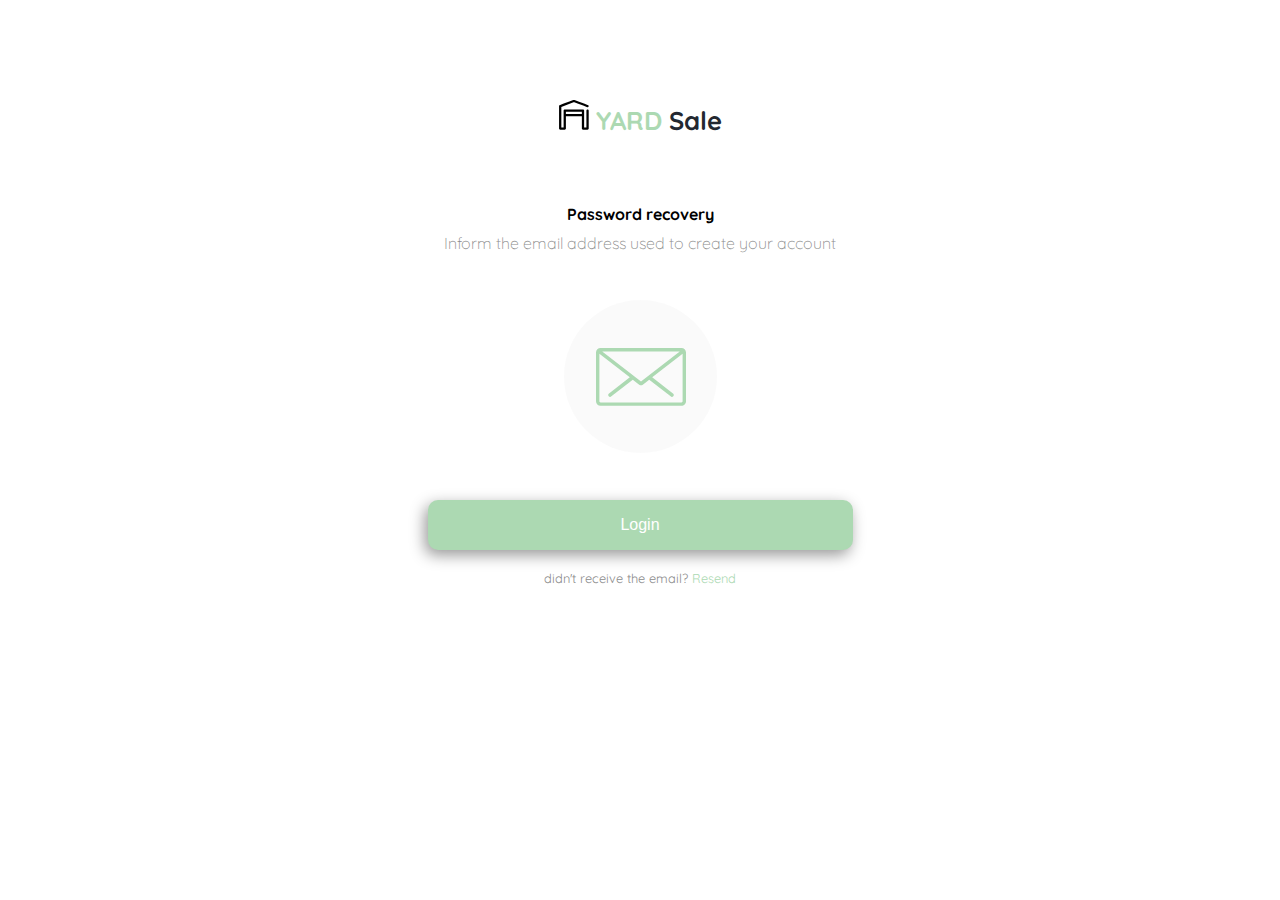
<file: E-commerce/email-send/index.html>
<!DOCTYPE html>
<html lang="en">
<head>
    <meta charset="UTF-8">
    <meta http-equiv="X-UA-Compatible" content="IE=edge">
    <meta name="viewport" content="width=device-width, initial-scale=1.0">
    <link rel="stylesheet" href="style.css">
    <link rel="preconnect" href="https://fonts.googleapis.com">
    <link rel="preconnect" href="https://fonts.gstatic.com" crossorigin>
    <link href="https://fonts.googleapis.com/css2?family=Quicksand:wght@300;500;700&display=swap" rel="stylesheet">
    <title>Document</title>
</head>
<body>
    <header class="title-container">
        <h1 class="title"><span class="icon"></span> <span class="title-decoration">YARD</span> Sale</h1>
    </header>
     <div class="text-container">
         <h2>Password recovery</h2>
         <p>Inform the email address used to create your account</p>
      </div>
      <section class="img-container">
         <img src="../assets/icons/send.svg" alt="">
      </section>
      <section class="button-container">
        <button type="submit"><a href="../index/index.html">Login</a></button>
      </section>
      <section class="resend-container">
          <p>didn't receive the email? <a href="#">Resend</a></p>
      </section>
</body>
</html>
</file>
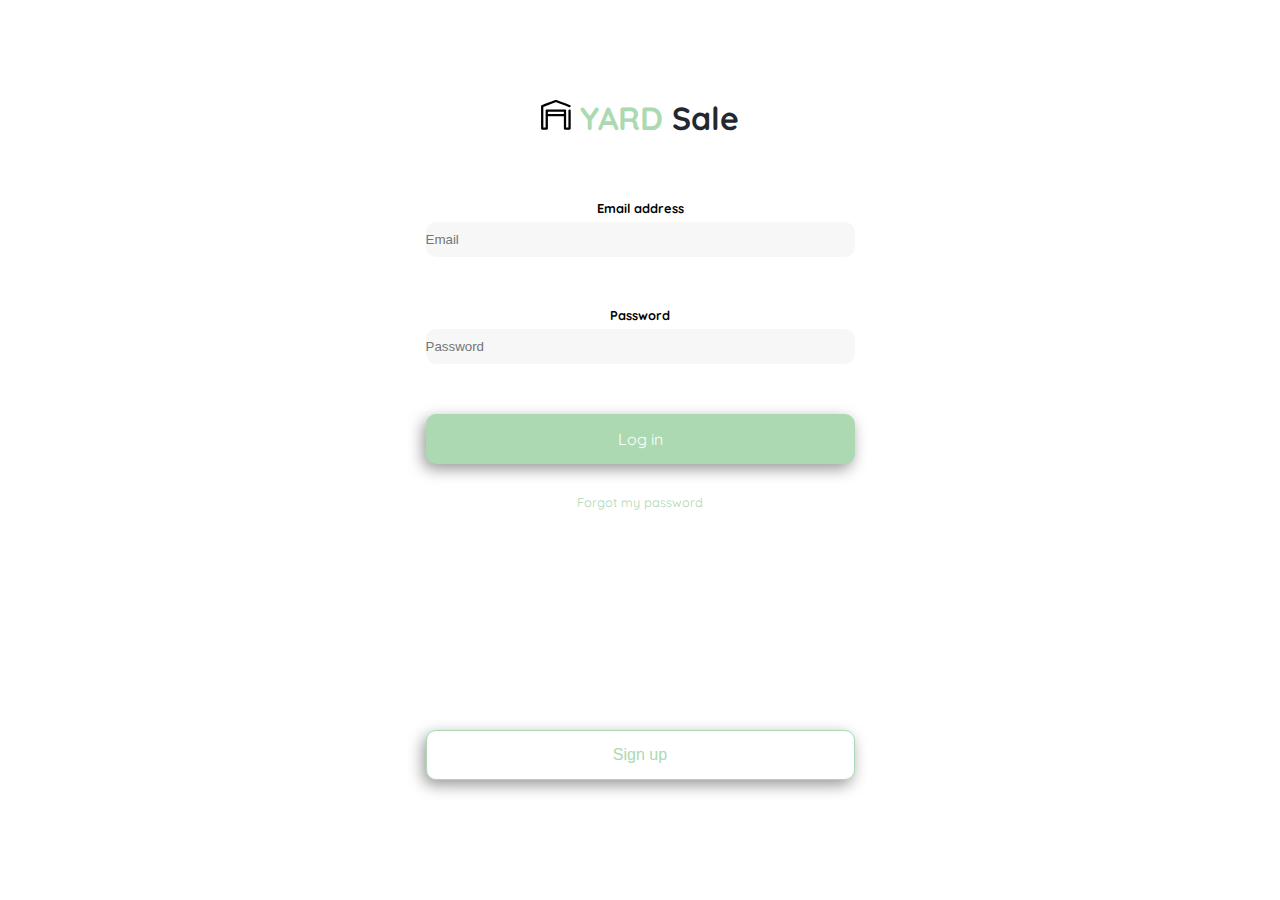
<file: E-commerce/index/index.html>
<!DOCTYPE html>
<html lang="en">
<head>
    <meta charset="UTF-8">
    <meta http-equiv="X-UA-Compatible" content="IE=edge">
    <meta name="viewport" content="width=device-width, initial-scale=1.0">
    <link rel="stylesheet" href="style.css">
    <link rel="preconnect" href="https://fonts.googleapis.com">
<link rel="preconnect" href="https://fonts.gstatic.com" crossorigin>
<link href="https://fonts.googleapis.com/css2?family=Quicksand:wght@300;500;700&display=swap" rel="stylesheet">
    <title>Document</title>
</head>
<body>
   <header class="title-container">
       <h1 class="title"><span class="icon"></span> <span class="title-decoration">YARD</span> Sale</h1>
   </header> 
   <section class="login-container">
     <form action="login" >
         <span class="text-input">Email address</span>
            <input class="login-input" type="email" name="email" id="email" placeholder="Email">
         <span class="text-input">Password</span>
             <input class="login-input" type="password" name="Password" id="Password" placeholder="Password">
             <span class="crash"></span>
             <div class="button-container">
             <a href="../principal-menu/index.html">Log in</a>
            </div>
     </form>
     <div class="forgot-container">
        <a href="../recovery/recovery.html">Forgot my password</a>
     </div>
   </section>
   <div class="sign-up-button">
     <button><a href="../sign-up/index.html">Sign up</a></button>
   </div>
</body>
</html>
</file>
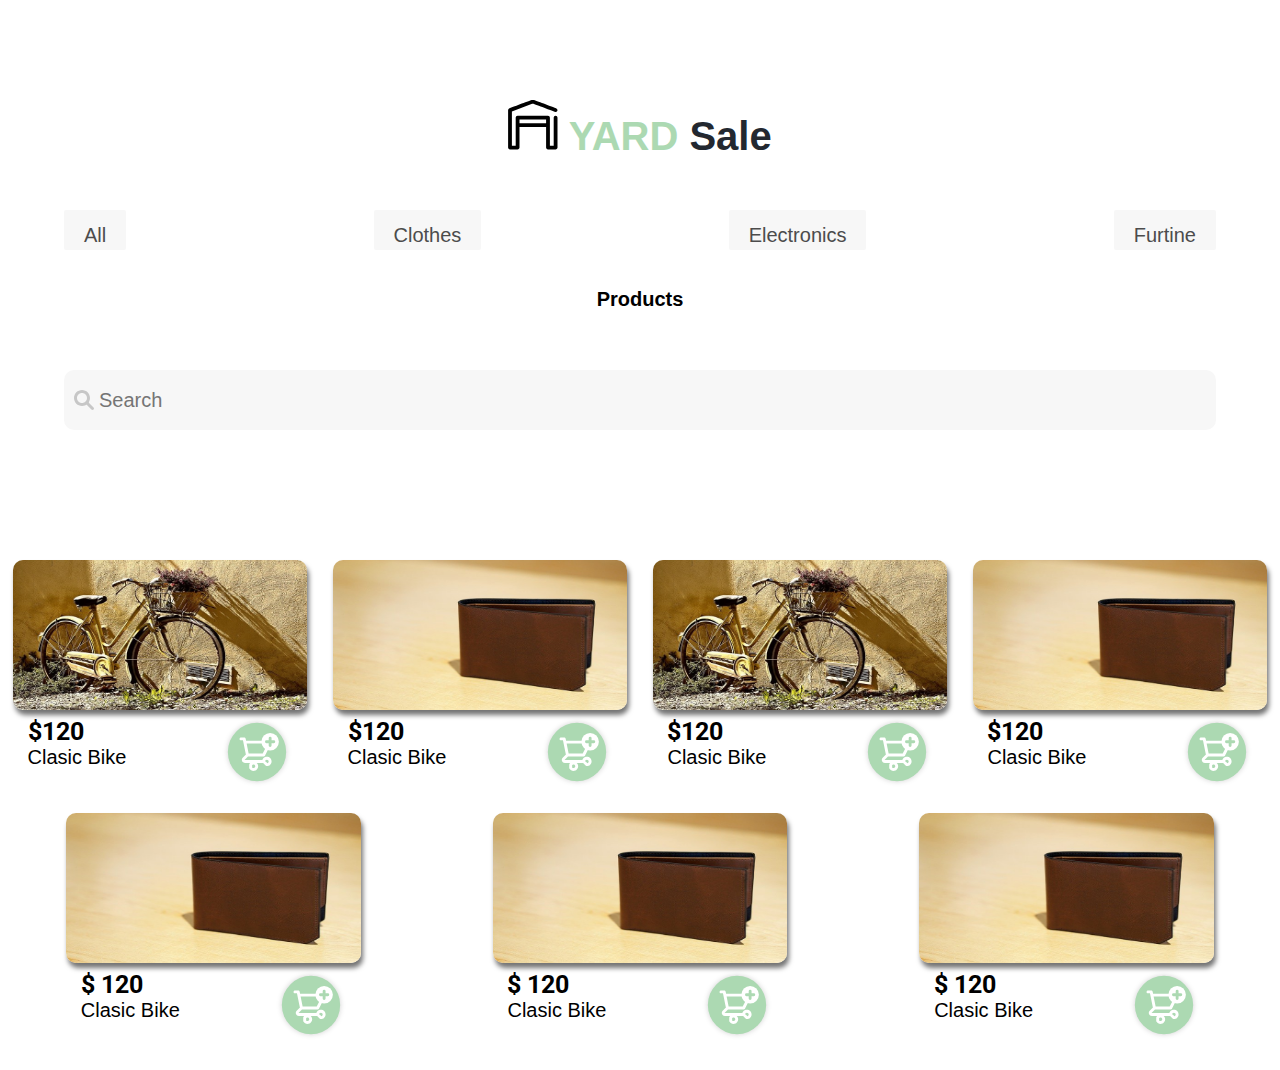
<file: E-commerce/principal-menu/index.html>
<!DOCTYPE html>
<html lang="en">
<head>
    <meta charset="UTF-8">
    <meta http-equiv="X-UA-Compatible" content="IE=edge">
    <meta name="viewport" content="width=device-width, initial-scale=1.0">
    <link rel="stylesheet" href="style.css">
    <link rel="preconnect" href="https://fonts.googleapis.com">
    <link rel="preconnect" href="https://fonts.gstatic.com" crossorigin>
    <link href="https://fonts.googleapis.com/css2?family=Roboto:wght@300;500;700&display=swap" rel="stylesheet">
    <title>Document</title>
</head>
<body>
    <header class="title-container">
        <h1 class="title"><span class="icon"></span> <span class="title-decoration">YARD</span> Sale</h1>
    </header>
        <nav class="main-nav-container">
            <ul class="nav-container">
                <li class="nav-item">All</li>
                <li class="nav-item">Clothes</li>
                <li class="nav-item">Electronics</li>
                <li class="nav-item">Furtine</li>
            </ul>
        </nav>
        <div class="title-section">
            <h2>Products</h2>
        </div>
            <div class="search-input--container">
             <div class="search-input">
                 <button type="submit"></button>
                 <input type="text" placeholder="Search">
               </div>
            </div>
    <section class="main-card-container">
         <article class="card-container">
             <div class="main-card">
                  <img src="../assets/imgs/bike-ge320873dc_640.jpg" alt="Bicicleta usada tipo clasic">
                  <div class="card-text">
                    <div>
                    <h2>$120</h2>
                    <p>Clasic Bike</p>
                   </div>
                    <span><a href="../email-send/"></a></span>
                </div> 
                </div>
         </article>
         <article class="card-container">
            <div class="main-card">
                <img src="../assets/imgs/wallet-g1116131b1_640.jpg" alt="Bicicleta usada tipo clasic">
                <div class="card-text">
                  <div>
                     <h2>$120</h2>
                     <p>Clasic Bike</p>
                   </div>
                     <span><a href="../email-send/"></a></span>
                 </div> 
             </div>
        </article>
        <article class="card-container">
            <div class="main-card">
                <img src="../assets/imgs/bike-ge320873dc_640.jpg" alt="Bicicleta usada tipo clasic">
                <div class="card-text">
                    <div>
                    <h2>$120</h2>
                    <p>Clasic Bike</p>
                   </div>
                    <span><a href="../email-send/"></a></span>
                </div>
                <span><a href="../email-send/"></a></span>
            </div> 
            </div>
        </article>
        <article class="card-container">
            <div class="main-card">
                <img src="../assets/imgs/wallet-g1116131b1_640.jpg" alt="Bicicleta usada tipo clasic">
               <div class="card-text">
                   <div>
                   <h2>$120</h2>
                   <p>Clasic Bike</p>
                  </div>
                   <span><a href="../email-send/"></a></span>
               </div> 
            </div>
        </article>
        <article class="card-container">
            <div class="main-card">
                <img src="../assets/imgs/wallet-g1116131b1_640.jpg" alt="Bicicleta usada tipo clasic">
               <div class="card-text">
                   <div>
                   <h2>$ 120</h2>
                   <p>Clasic Bike</p>
                  </div>
                   <span><a href="../email-send/"></a></span>
               </div> 
            </div>
        </article>
        <article class="card-container">
            <div class="main-card">
                <img src="../assets/imgs/wallet-g1116131b1_640.jpg" alt="Bicicleta usada tipo clasic">
               <div class="card-text">
                   <div>
                   <h2>$ 120</h2>
                   <p>Clasic Bike</p>
                  </div>
                   <span><a href="../email-send/"></a></span>
               </div> 
            </div>
        </article>
        <article class="card-container">
            <div class="main-card">
                <img src="../assets/imgs/wallet-g1116131b1_640.jpg" alt="Bicicleta usada tipo clasic">
               <div class="card-text">
                   <div>
                   <h2>$ 120</h2>
                   <p>Clasic Bike</p>
                  </div>
                   <span><a href="../email-send/"></a></span>
               </div> 
            </div>
        </article>
    </section>
</body>
</html>
</file>
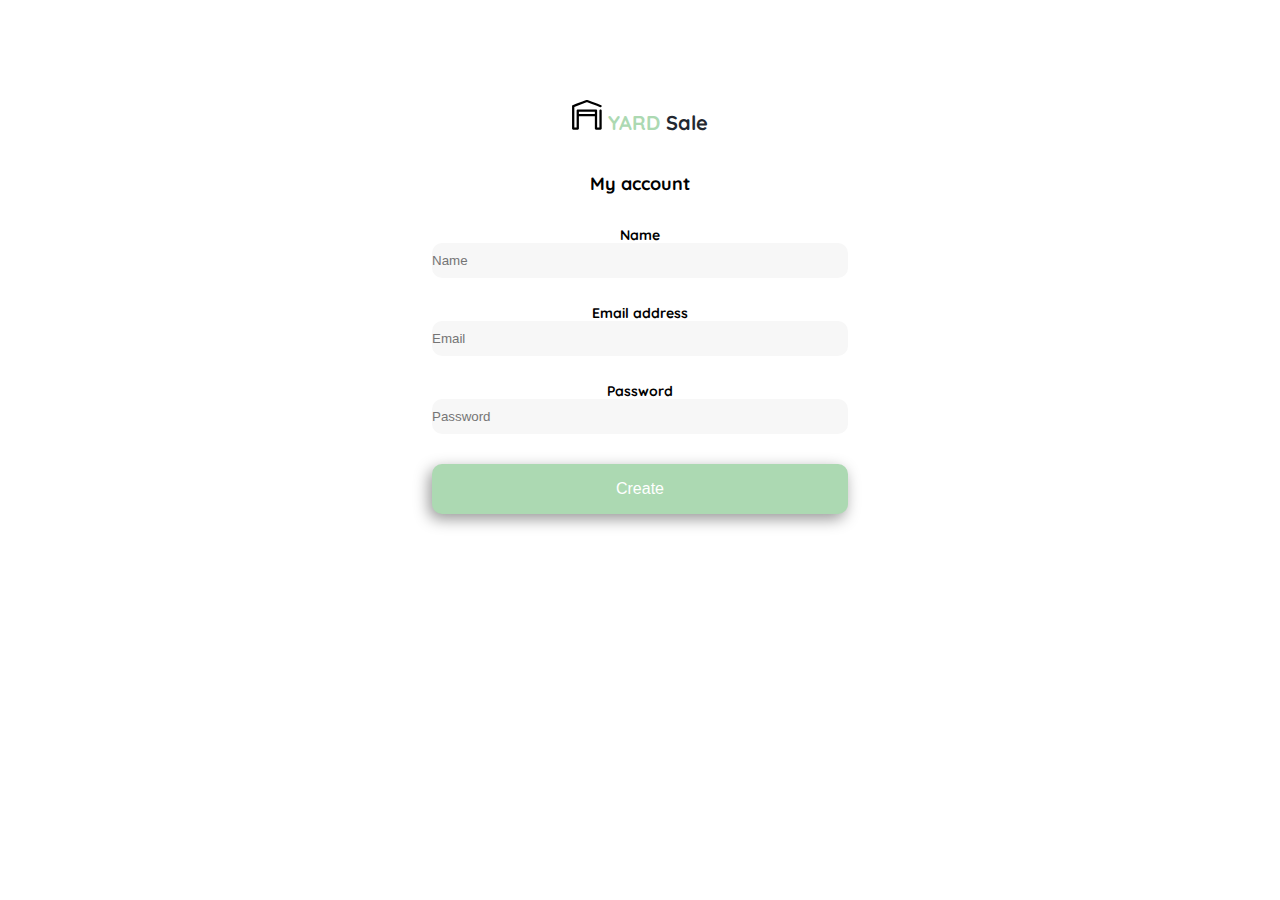
<file: E-commerce/sign-up/index.html>
<!DOCTYPE html>
<html lang="en">
<head>
    <meta charset="UTF-8">
    <meta http-equiv="X-UA-Compatible" content="IE=edge">
    <meta name="viewport" content="width=device-width, initial-scale=1.0">
    <link rel="stylesheet" href="style.css">
    <link rel="preconnect" href="https://fonts.googleapis.com">
    <link rel="preconnect" href="https://fonts.gstatic.com" crossorigin>
    <link href="https://fonts.googleapis.com/css2?family=Quicksand:wght@300;500;700&display=swap" rel="stylesheet">
    <title>Document</title>
</head>
<body>
    <header class="title-container">
            <h1 class="title"><span class="icon"></span> <span class="title-decoration">YARD</span> Sale</h1>
            <div>
            <h2>My account</h2>
           </div>
    </header>
    <section class="form">
        <form action="login" >
            <span class="text-input">Name</span>
               <input class="login-input" type="text" name="text" id="Name" placeholder="Name">
            <span class="text-input">Email address</span>
               <input class="login-input" type="email" name="email" id="email" placeholder="Email">
            <span class="text-input">Password</span>
                <input class="login-input" type="password" name="Password" id="Password" placeholder="Password">
                <span class="crash"></span>
                <button type="submit"><a href="../index/index.html">Create</a></button>
        </form>
      </section>
</body>
</html>
</file>
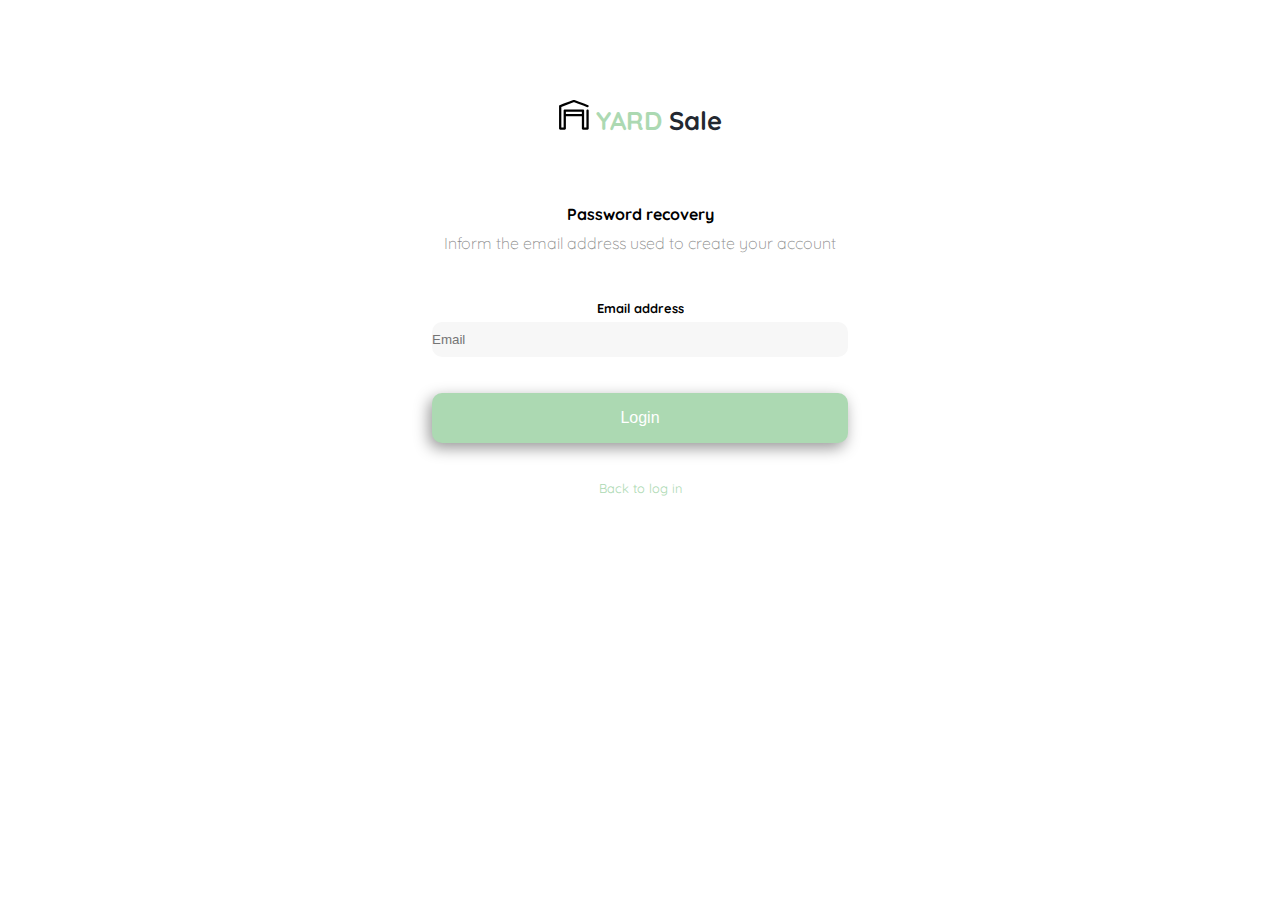
<file: E-commerce/recovery/recovery.html>
<!DOCTYPE html>
<html lang="en">
<head>
    <meta charset="UTF-8">
    <meta http-equiv="X-UA-Compatible" content="IE=edge">
    <meta name="viewport" content="width=device-width, initial-scale=1.0">
    <link rel="stylesheet" href="style.css">
    <link rel="preconnect" href="https://fonts.googleapis.com">
    <link rel="preconnect" href="https://fonts.gstatic.com" crossorigin>
    <link href="https://fonts.googleapis.com/css2?family=Quicksand:wght@300;500;700&display=swap" rel="stylesheet">
    <title>Document</title>
</head>
<body>
    <header class="title-container">
        <h1 class="title"><span class="icon"></span> <span class="title-decoration">YARD</span> Sale</h1>
    </header>
     <div class="text-container">
         <h2>Password recovery</h2>
         <p>Inform the email address used to create your account</p>
      </div>
      <section class="form">
          <form action="">
             <span>Email address</span>
             <input class="input-email" type="email" name="email" id="email" placeholder="Email">
             <span class="crash"></span>
              <button type="submit"><a href="../email-send/index.html">Login</a></button>
            </form>
        </section>

    <div class="back">
        <a href="../index/index.html">Back to log in</a>
    </div>
</body>
</html>
</file>
<file: E-commerce/email-send/style.css>
*{  box-sizing: border-box;
    margin: 0; 
    padding: 0;
}
:root{
   --green: #ACD9B2;
   --soft-grey: #c7c7c7;
   --input-white: #f7f7f7;
   --dark:#232830;
}
body{
    font-size: 62.5%;
    font-family: 'Quicksand', sans-serif;
}
.title-container{
    width: 100%;
    height: 100px;
    min-width: 288px;
    text-align: center;
    margin-top: 100px;
}
.title-container{
    width: 100%;
    height: 100px;
    min-width: 288px;
    text-align: center;
    margin-top: 100px;
}
.title-container .icon{
    display: inline-block;
    height: 30px;
    width: 30px;
    background-image: url("../assets/icons/Shape.svg");
    background-position: center;
    background-repeat: no-repeat;
    background-size: cover;
}
.title-container .title-decoration{
  font-size: 1.6rem;
  font-weight: bold;
  line-height: 1.8rem;
  color: var(--green);
}
.title-container .title{
  font-size: 1.6rem;
  font-weight: bold;
  line-height: 1.8rem;
  color: var(--dark);
}
.text-container{
    width: 100%;
    height: 50px;
    min-width: 280px;
    text-align: center;
    margin-bottom: 50px;
}
.text-container h2{
    font-size: 1rem;
    font-weight: 700;
    line-height: 1.8rem;
    margin-bottom: 5px;
}
.text-container p{
    width: 90%;
    margin: 0 auto;
    font-size: 1rem;
    font-weight: 300;
    line-height: 1.2rem;
    color: #8b8b8b;
}
.img-container{
    width: 100%;
    height: 200px;
    text-align: center;
}
.button-container{
    width: 100%;
    height: 60px;
    text-align: center;
    margin-bottom: 10px;
}
.button-container button{
    width: 90%;
    height: 50px;
    max-width: 425px;
    font-size: 1rem;
    border: none;
    border-radius: 10px;
    box-shadow: -3px 5px 15px 0px rgba(0,0,0,0.41);
    -webkit-box-shadow: -3px 5px 15px 0px rgba(0,0,0,0.41);
    -moz-box-shadow: -3px 5px 15px 0px rgba(0,0,0,0.41);
    background-color: var(--green);
}
section button a{
    text-decoration: none;
    color: white;
}
.resend-container{
    width: 100%;
    height: 30px;
    text-align: center;
}
.resend-container p{
    font-size: 0.8rem;
    color: #8b8b8b;
}
.resend-container p a{
    text-decoration: none;
    color: var(--green);
}
</file>
<file: E-commerce/index/style.css>
*{
    box-sizing: border-box;
    margin: 0; 
    padding: 0;
}
:root{
   --green: #ACD9B2;
   --soft-grey: #c7c7c7;
   --input-white: #f7f7f7;
   --dark:#232830;
}
body{
    font-size: 62.5%;
    font-family: 'Quicksand', sans-serif;
}
.title-container{
    width: 100%;
    height: 100px;
    min-width: 288px;
    text-align: center;
    margin-top: 100px;
}
.title-container .icon{
    display: inline-block;
    height: 30px;
    width: 30px;
    background-image: url("../assets/icons/Shape.svg");
    background-position: center;
    background-repeat: no-repeat;
    background-size: cover;
}
.title-container .title-decoration{
  font-size: 2rem;
  font-weight: bold;
  line-height: 1.8rem;
  color: var(--green);
}
.title-container .title{
  font-size: 2rem;
  font-weight: bold;
  line-height: 1.8rem;
  color: var(--dark);
}
.login-container{
    width: 100%;
    height: 500px;
    min-width: 288px;
    text-align: center;
}
form{
    width: 90%;
    max-width: 429px;
    text-align: center;
    margin: 0 auto;
}
.text-input{
    display: block;
    font-size: 0.8rem;
    font-weight: bold;
    line-height: 1rem;
    margin-bottom: 6px;
}
form .login-input{
    width: 100%;
    height: 35px;
    max-width: 527px;
    border: none;
    border-radius: 10px;
    background-color: var(--input-white);
    margin-bottom: 50px;
    color: #797979;
    line-height: 20px;
}
.button-container{
    width: 100%;
    max-width: 527px;
    height: 50px;
    border-radius: 10px;
    display: flex;
    justify-content: center;
    align-items: center;
    box-shadow: -3px 5px 15px 0px rgba(0,0,0,0.41);
    -webkit-box-shadow: -3px 5px 15px 0px rgba(0,0,0,0.41);
    -moz-box-shadow: -3px 5px 15px 0px rgba(0,0,0,0.41);
    background-color: var(--green);
}
form a{
    display: inline-block;
    font-size: 1rem; 
    color: white;
    text-decoration: none;
}
.forgot-container{
    width: 100%;
    height: 20px;
    margin-top: 30px;
    text-align: center;
}
.forgot-container a{
    margin: 0 auto;
    font-size: 0.8rem;
    text-decoration: none;
    color: var(--green);
}
.sign-up-button{
    width: 100%;
    height: 100px;
    text-align: center;
}
.crash{
    display: block;
}
.sign-up-button button{
    width: 90%;
    max-width: 429px;
    height: 50px;
    margin: 30px 0 auto;
    border-radius: 10px;
    font-size: 1rem;
    box-shadow: -3px 5px 15px 0px rgba(0,0,0,0.41);
    -webkit-box-shadow: -3px 5px 15px 0px rgba(0,0,0,0.41);
    -moz-box-shadow: -3px 5px 15px 0px rgba(0,0,0,0.41);
    background-color: white;
    border: 1px solid var(--green) ;

    
}
.sign-up-button a{
    text-decoration: none;
    color: var(--green);

}
</file>
<file: E-commerce/principal-menu/style.css>
*{
    box-sizing: border-box;
    margin: 0;
    padding: 0;
}
html{
    font-size: 62.5%;
    font-family: 'Quicksand', sans-serif;
}
:root{
    --green: #ACD9B2;
    --soft-grey: #c7c7c7;
    --input-white: #f7f7f7;
    --dark:#232830;
 }
 .title-container{
    width: 100%;
    height: 100px;
    min-width: 288px;
    max-width: 432px;
    margin: 0 auto;
    text-align: center;
    margin-top: 100px;
}
.title-container .icon{
    display: inline-block;
    height: 30px;
    width: 30px;
    background-image: url("../assets/icons/Shape.svg");
    background-position: center;
    background-repeat: no-repeat;
    background-size: cover;
}
.title-container .title-decoration{
  font-size: 2rem;
  font-weight: bold;
  line-height: 1.8rem;
  color: var(--green);
}
.title-container .title{
  font-size: 2rem;
  font-weight: bold;
  line-height: 1.8rem;
  color: var(--dark);
}
.title-section{
    width: 100%;
    height: 50px;
    margin-top: 20px;
    text-align: center;
    align-items: center;
}
.title-section h2{
    vertical-align: center;
    font-size: 1.8rem;
    font-weight: bold;
    line-height: 1.8rem;
}
.main-nav-container{
    width: 100%;
    height: 60px;
}
.nav-container{
    width: 90%;
    min-width: 280px;
    height: 50px;
    margin: 0 auto;
    margin-top: 10px;
    display: flex;
    flex-wrap: wrap;
    justify-content: space-between;
    list-style: none;
}
.nav-container li{
    height: 20px;
    font-size: 1rem;
    font-weight: 300;
    line-height: 1rem;
    padding: 5px;
    border-radius: 2px;
    background-color: #f7f7f7;
    color: #4c4c4c;

}
 .search-input--container{
    width: 100%;
    height: 40px;
    margin: 0 auto;
    margin-top: 30px;  
}
.search-input{
    width: 90%;
    height: 35px;
    margin: 0 auto;
    display: flex;
    align-items: center;
    border-radius: 10px;
    background-color: #f7f7f7;
    
}
.search-input button{
    display: inline-block;
    width: 20px;
    height: 20px;
    margin-left: 10px;
    margin-right: 5px;
    border: none;
    background-color: #f7f7f7;
    background-image: url(../assets/icons/Search.svg);
    background-position: center;
    background-repeat: no-repeat;
    background-size: cover;
}
.search-input input{
    width: 80%;
    height: 32px;
    border: none;
    outline: none;
    background-color: #f7f7f7;
}

.main-card-container{
    width: 100%;
    height: auto;
    margin-top: 90px;
    display: flex;
    flex-wrap: wrap;
}

.card-container{
    width: 45%;
    margin: 0 auto;
    height: 253px;

}
.card-container img{
    width: 100%;
    height: 150px;
    margin-bottom: 5px;
    border-radius: 10px;
    box-shadow: 2px 5px 5px 0px rgba(0,0,0,0.55);
    -webkit-box-shadow: 2px 5px 5px 0px rgba(0,0,0,0.55);
    -moz-box-shadow: 2px 5px 5px 0px rgba(0,0,0,0.55);;
}
.card-container .main-card .card-text{
    width: 90%;
    margin: 0 auto;
    height: 70px;
    display: flex;
    flex-direction: row ;
}
.card-text div{
    width: 50%;
    display: flex;
    flex-direction: column;
    justify-content: flex-start;
}
.card-text div h2{
    font-size: 1.8rem;
    font-family: 'Roboto', sans-serif;
}
.card-text span{
    width: 50%;
    display: flex;
    justify-content: flex-end;
    align-items:flex-start;
}
.card-text span a{
    display: inline-block;
    width: 40px;
    height: 40px;
    background-image: url(../assets/icons/bt_add_to_cart.svg);
    background-size: cover;
    background-repeat: no-repeat;
    background-position: center;
}

@media (min-width: 700px){
    .title-container .icon{
        display: inline-block;
        height: 50px;
        width: 50px;
        background-image: url("../assets/icons/Shape.svg");
        background-position: center;
        background-repeat: no-repeat;
        background-size: cover;
    }
    .title-container .title-decoration{
      font-size: 4rem;
      font-weight: bold;
      line-height: 1.8rem;
      color: var(--green);
    }
    .title-container .title{
      font-size: 4rem;
      font-weight: bold;
      line-height: 1.8rem;
      color: var(--dark);
    }
    .search-input--container{
        width: 100%;
        height: 100px;
        margin: 0 auto;
        margin-top: 30px;  
    }
    .search-input{
        width: 90%;
        height: 60px;
        margin: 0 auto;
        display: flex;
        align-items: center;
        border-radius: 10px;
        background-color: #f7f7f7;
  
    }
    .search-input input{
        width: 80%;
        height: 55px;
        font-size: 2rem;
        border: none;
        outline: none;
        background-color: #f7f7f7;
    }
    .nav-container li{
        height: 20px;
        font-size: 2rem;
        font-weight: 300;
        line-height: 1rem;
        padding: 20px;
        border-radius: 2px;
        background-color: #f7f7f7;
        color: #4c4c4c;
    }
    .title-section h2{
        font-size: 2rem;
        font-weight: bold;
        line-height: 1.8rem;
    }
    .card-container{
        width: 30%;
        margin: 0 auto;
        height: 253px;
    }
    .card-container .main-card .card-text{
        width: 90%;
        margin: 0 auto;
        height: 100px;
        display: flex;
        flex-direction: row ;
    }
    .card-text div{
        width: 50%;
        display: flex;
        flex-direction: column;
        justify-content: flex-start;
    }
    .card-text div h2{
        font-size: 2.5rem;
        font-family: 'Roboto', sans-serif;
    }
    .card-text div p{
        font-size: 2rem;
    }
    .card-text span{
        width: 50%;
        display: flex;
        justify-content: flex-end;
        align-items:flex-start;
    }
    .card-text span a{
        display: inline-block;
        width: 70px;
        height: 70px;
        background-image: url(../assets/icons/bt_add_to_cart.svg);
        background-size: cover;
        background-repeat: no-repeat;
        background-position: center;
    }
}
@media (min-width: 1200px){
    .card-container{
        width: 23%;
        margin: 0 auto;
        height: 253px;
    }
}@media (min-width: 1348px){
    .card-container{
        width: 18%;
        margin: 0 auto;
        height: 253px;
    }
}
</file>
<file: E-commerce/sign-up/style.css>
*{
    box-sizing: border-box;
    margin: 0;
    padding: 0;
}
html{
    font-size: 62.5%;
    font-family: 'Quicksand', sans-serif;
}
:root{
    --green: #ACD9B2;
    --soft-grey: #c7c7c7;
    --input-white: #f7f7f7;
    --dark:#232830;
 }

.title-container{
    width: 100%;
    height: 100px;
    min-width: 288px;
    max-width: 432px;
    margin: 0 auto;
    text-align: center;
    margin-top: 100px;
}
.title-container .icon{
    display: inline-block;
    height: 30px;
    width: 30px;
    background-image: url("../assets/icons/Shape.svg");
    background-position: center;
    background-repeat: no-repeat;
    background-size: cover;
}
.title-container .title-decoration{
  font-size: 2rem;
  font-weight: bold;
  line-height: 1.8rem;
  color: var(--green);
}
.title-container .title{
  font-size: 2rem;
  font-weight: bold;
  line-height: 1.8rem;
  color: var(--dark);
}
.title-container div h2{
    width: 100%;
    min-width: 280px;
    margin: 0 auto;
    margin-top: 40px;
    font-size: 1.8rem;
}
.form{
    width: 100%;
    height: 600px;
    min-width: 280px;
    margin-top: 30px;
    text-align: center;
}
form{
    width: 90%;
    max-width: 432px;
    margin: 0 auto;
    text-align: center;

}
form span{
    font-size: 1.4rem;
    font-weight: 700;
    line-height: 1rem;
    margin-bottom: 6px;
}
form input{
   width: 100%;
   max-width: 416px;
   margin-bottom: 30px;
   height: 35px;
   border: none;
   border-radius: 10px;
   background-color: var(--input-white);
   color: #797979;
}
form button{
    margin-bottom: 40px;
    width: 100%;
    max-width: 416px;
    height: 50px;
    font-size: 1rem;
    border: none;
    border-radius: 10px;
    box-shadow: -3px 5px 15px 0px rgba(0,0,0,0.41);
    -webkit-box-shadow: -3px 5px 15px 0px rgba(0,0,0,0.41);
    -moz-box-shadow: -3px 5px 15px 0px rgba(0,0,0,0.41);
    background-color: var(--green);
    color: white;
}
form button a{
    font-size: 1.6rem;
    text-decoration: none;
    color: white;
}
</file>
<file: E-commerce/recovery/style.css>
*{  box-sizing: border-box;
    margin: 0; 
    padding: 0;
}
:root{
   --green: #ACD9B2;
   --soft-grey: #c7c7c7;
   --input-white: #f7f7f7;
   --dark:#232830;
}
body{
    font-size: 62.5%;
    font-family: 'Quicksand', sans-serif;
}
.title-container{
    width: 100%;
    height: 100px;
    min-width: 288px;
    text-align: center;
    margin-top: 100px;
}
.title-container{
    width: 100%;
    height: 100px;
    min-width: 288px;
    text-align: center;
    margin-top: 100px;
}
.title-container .icon{
    display: inline-block;
    height: 30px;
    width: 30px;
    background-image: url("../assets/icons/Shape.svg");
    background-position: center;
    background-repeat: no-repeat;
    background-size: cover;
}
.title-container .title-decoration{
  font-size: 1.6rem;
  font-weight: bold;
  line-height: 1.8rem;
  color: var(--green);
}
.title-container .title{
  font-size: 1.6rem;
  font-weight: bold;
  line-height: 1.8rem;
  color: var(--dark);
}
.text-container{
    width: 100%;
    height: 50px;
    min-width: 280px;
    text-align: center;
    margin-bottom: 50px;
}
.text-container h2{
    font-size: 1rem;
    font-weight: 700;
    line-height: 1.8rem;
    margin-bottom: 5px;
}
.text-container p{
    width: 90%;
    margin: 0 auto;
    font-size: 1rem;
    font-weight: 300;
    line-height: 1.2rem;
    color: #8b8b8b;
}
.form{
    width: 100%;
    height: 180px;
    min-width: 280px;
}
form{
    width: 90%;
    margin: 0 auto;
    text-align: center;
}
form span{
    display: block;
    font-size: 0.8rem;
    font-weight: 700;
    line-height: 1rem;
    margin-bottom: 6px;
}
form .input-email{
   width: 100%;
   max-width: 416px;
   margin-bottom: 30px;
   height: 35px;
   border: none;
   border-radius: 10px;
   background-color: var(--input-white);
   color: #797979;
}
form span{
    display: block;
}
form button{
    width: 100%;
    max-width: 416px;
    height: 50px;
    font-size: 1rem;
    border: none;
    border-radius: 10px;
    box-shadow: -3px 5px 15px 0px rgba(0,0,0,0.41);
    -webkit-box-shadow: -3px 5px 15px 0px rgba(0,0,0,0.41);
    -moz-box-shadow: -3px 5px 15px 0px rgba(0,0,0,0.41);
    background-color: var(--green);
    color: white;
}
form button a{
    text-decoration: none;
    color: white;
}
.back{
    width: 100%;
    height: 20px;
    text-align: center;
}
.back a{
    text-decoration: none;
    font-size: 0.8rem;
    color: var(--green);
}
</file>
